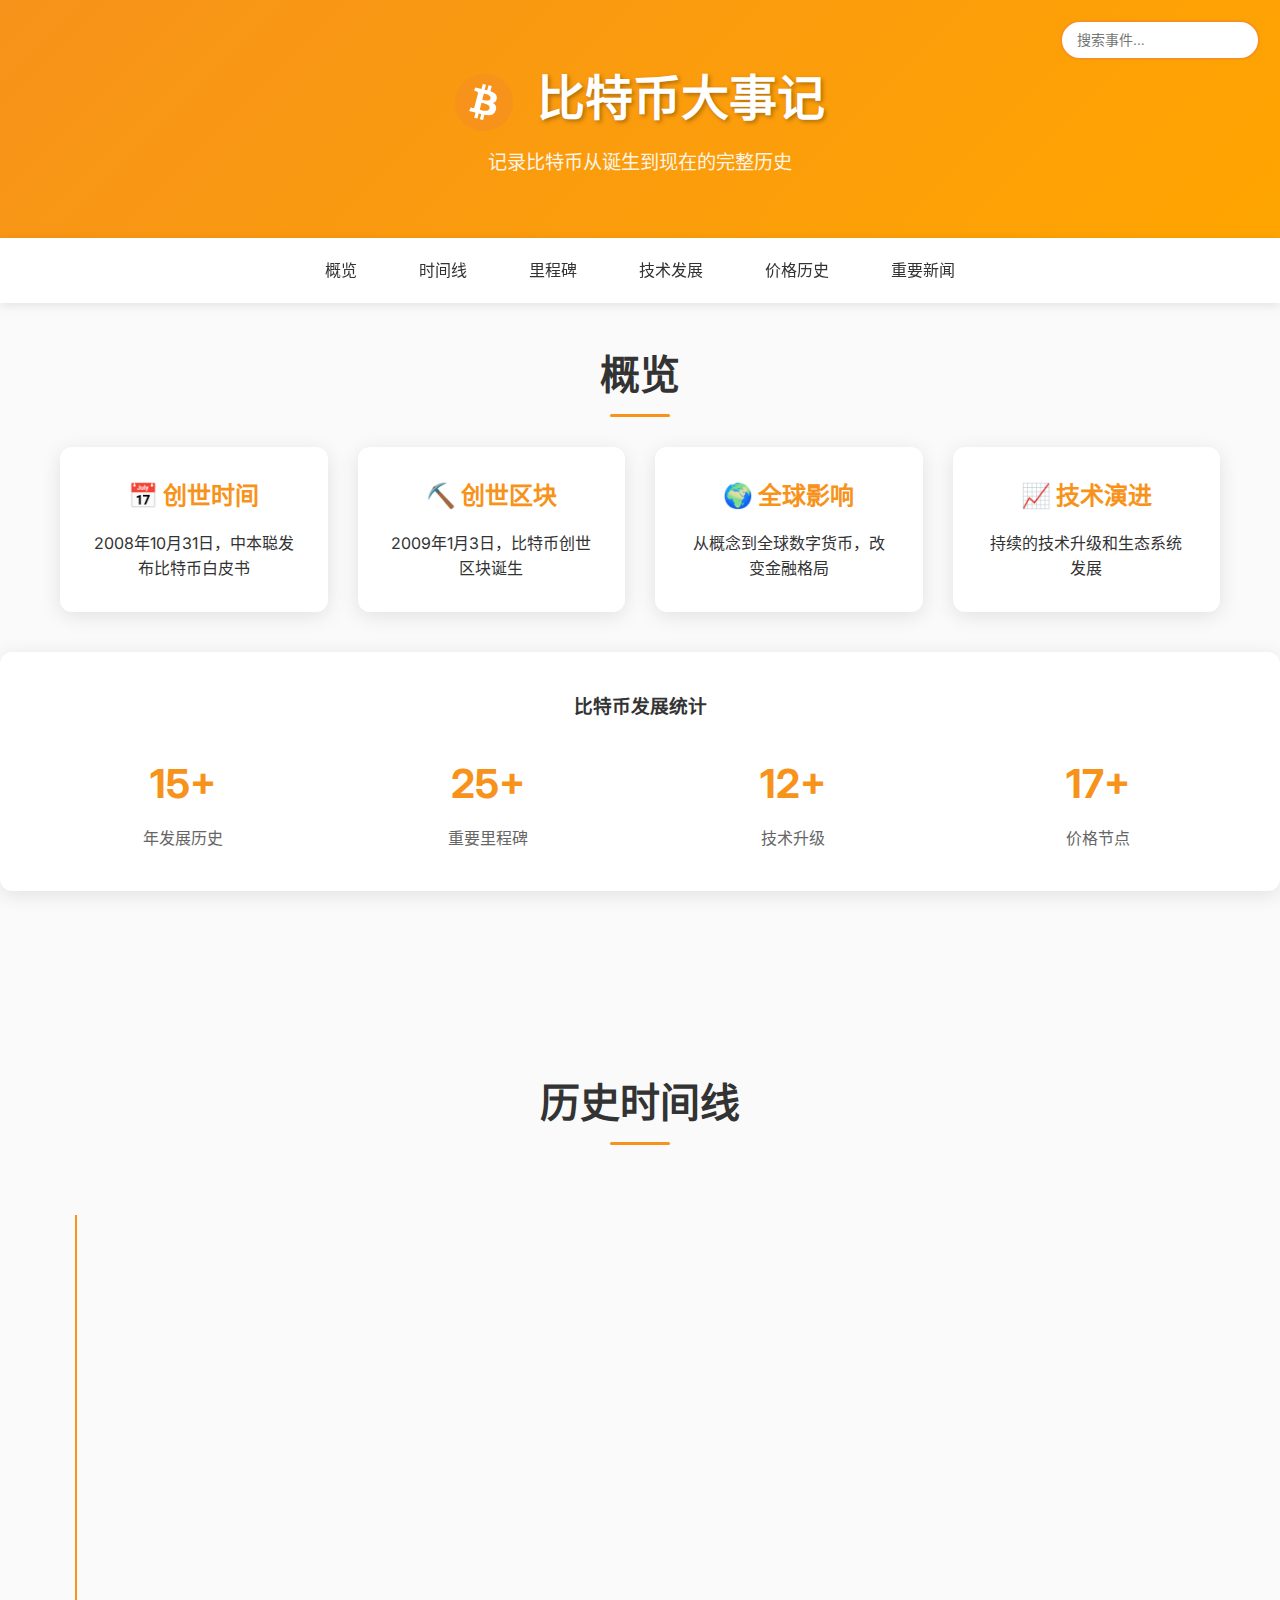
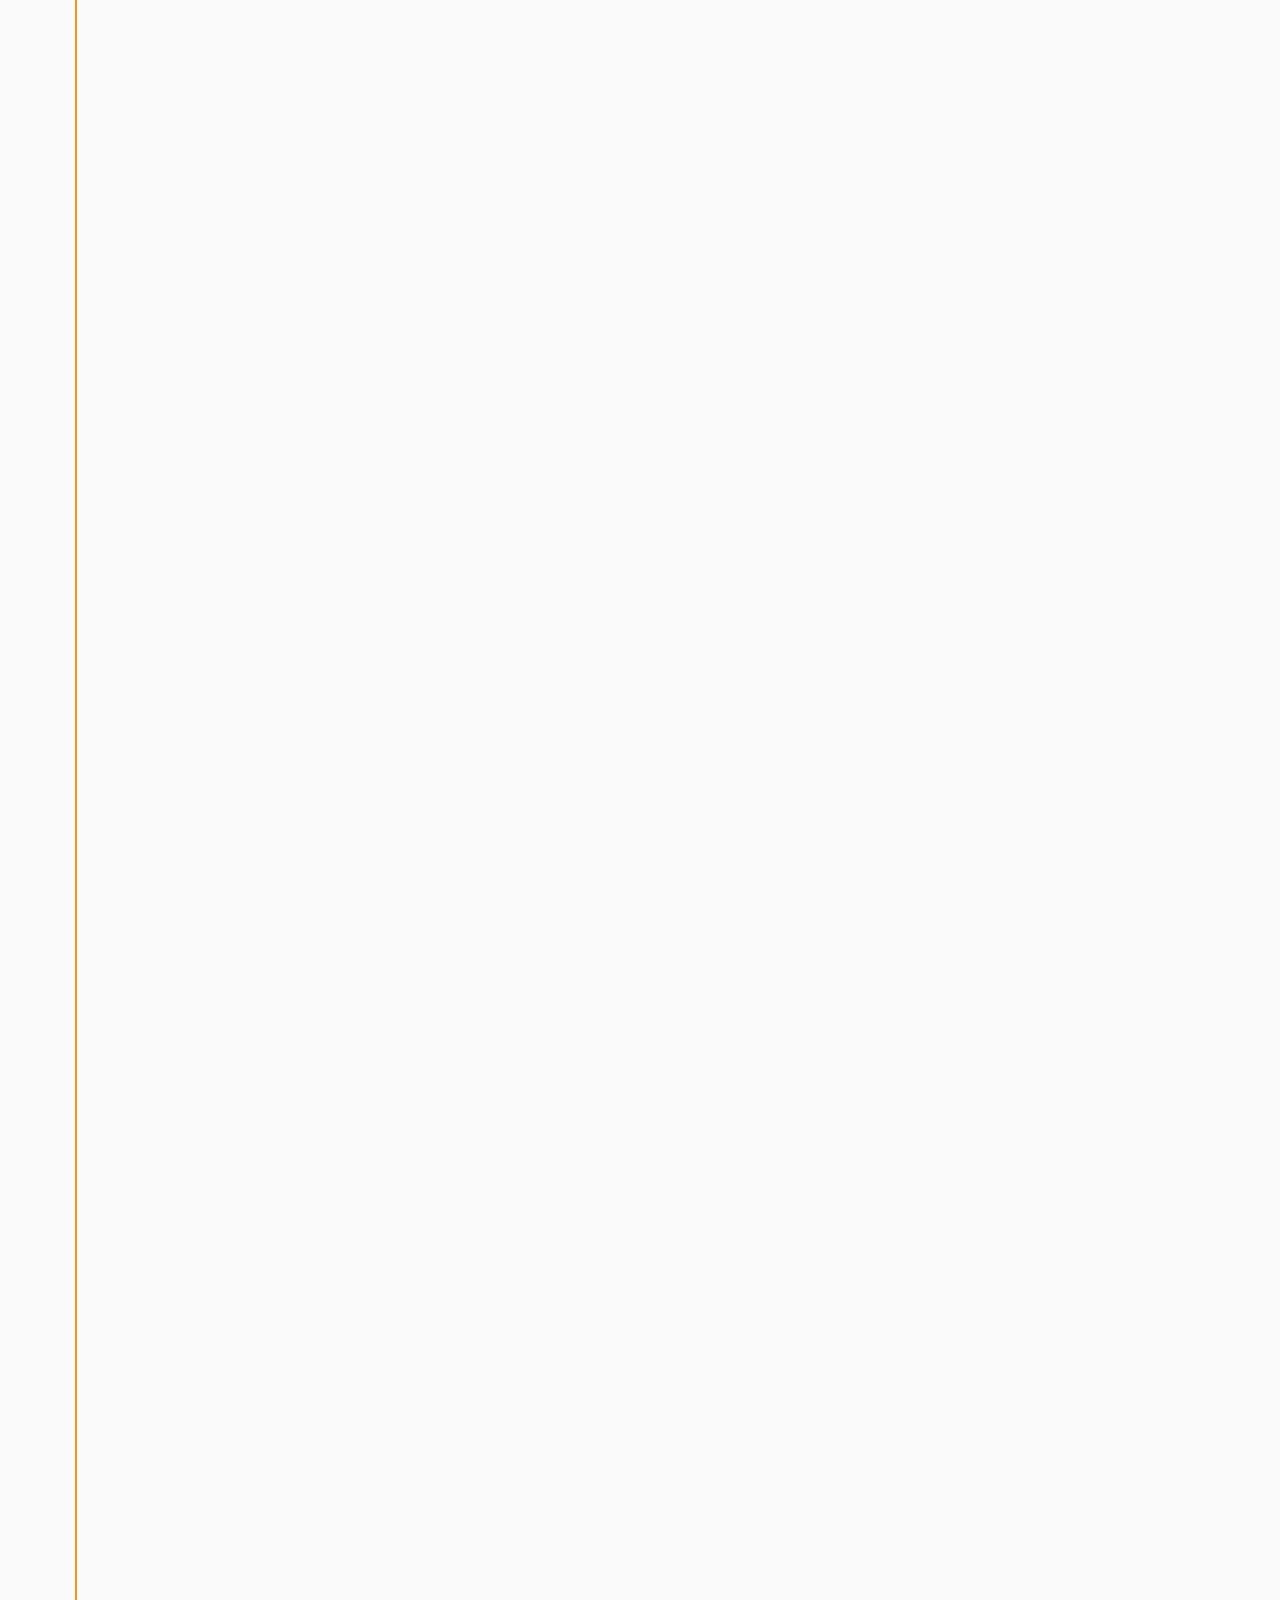
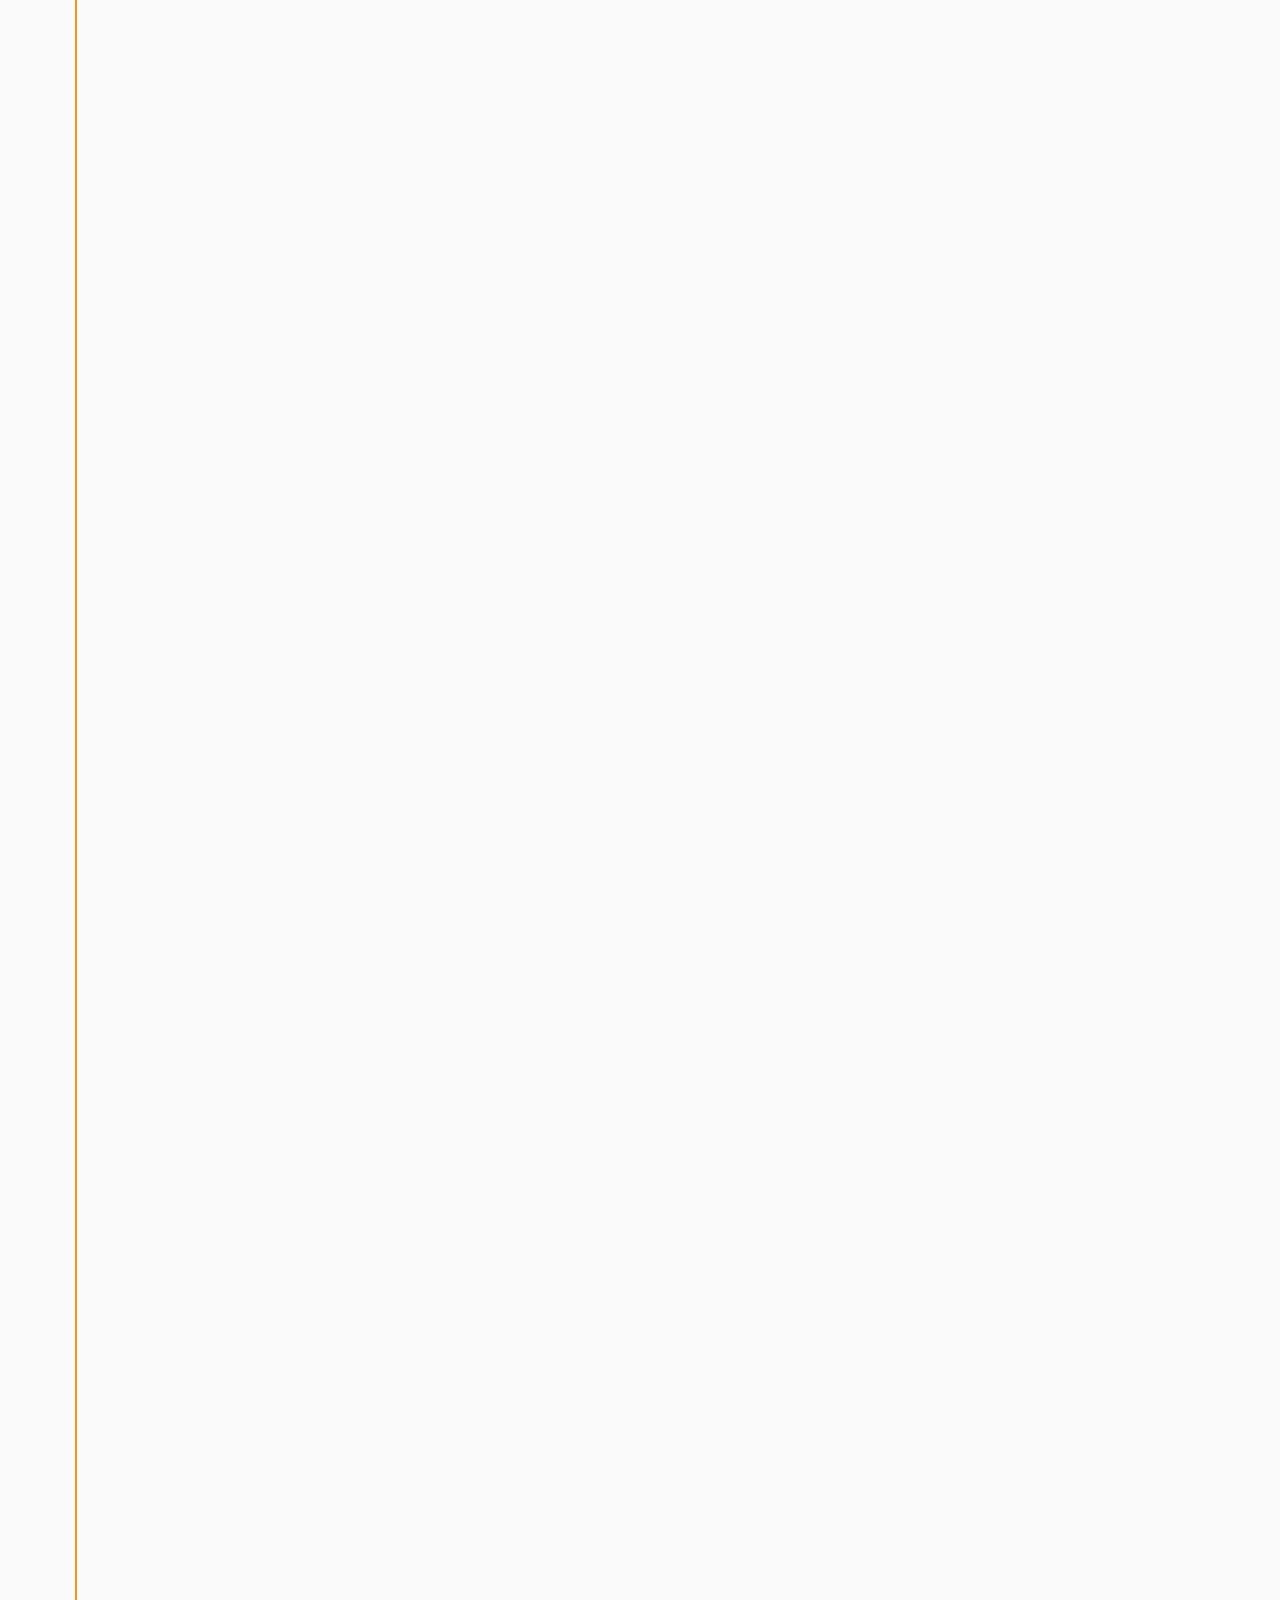
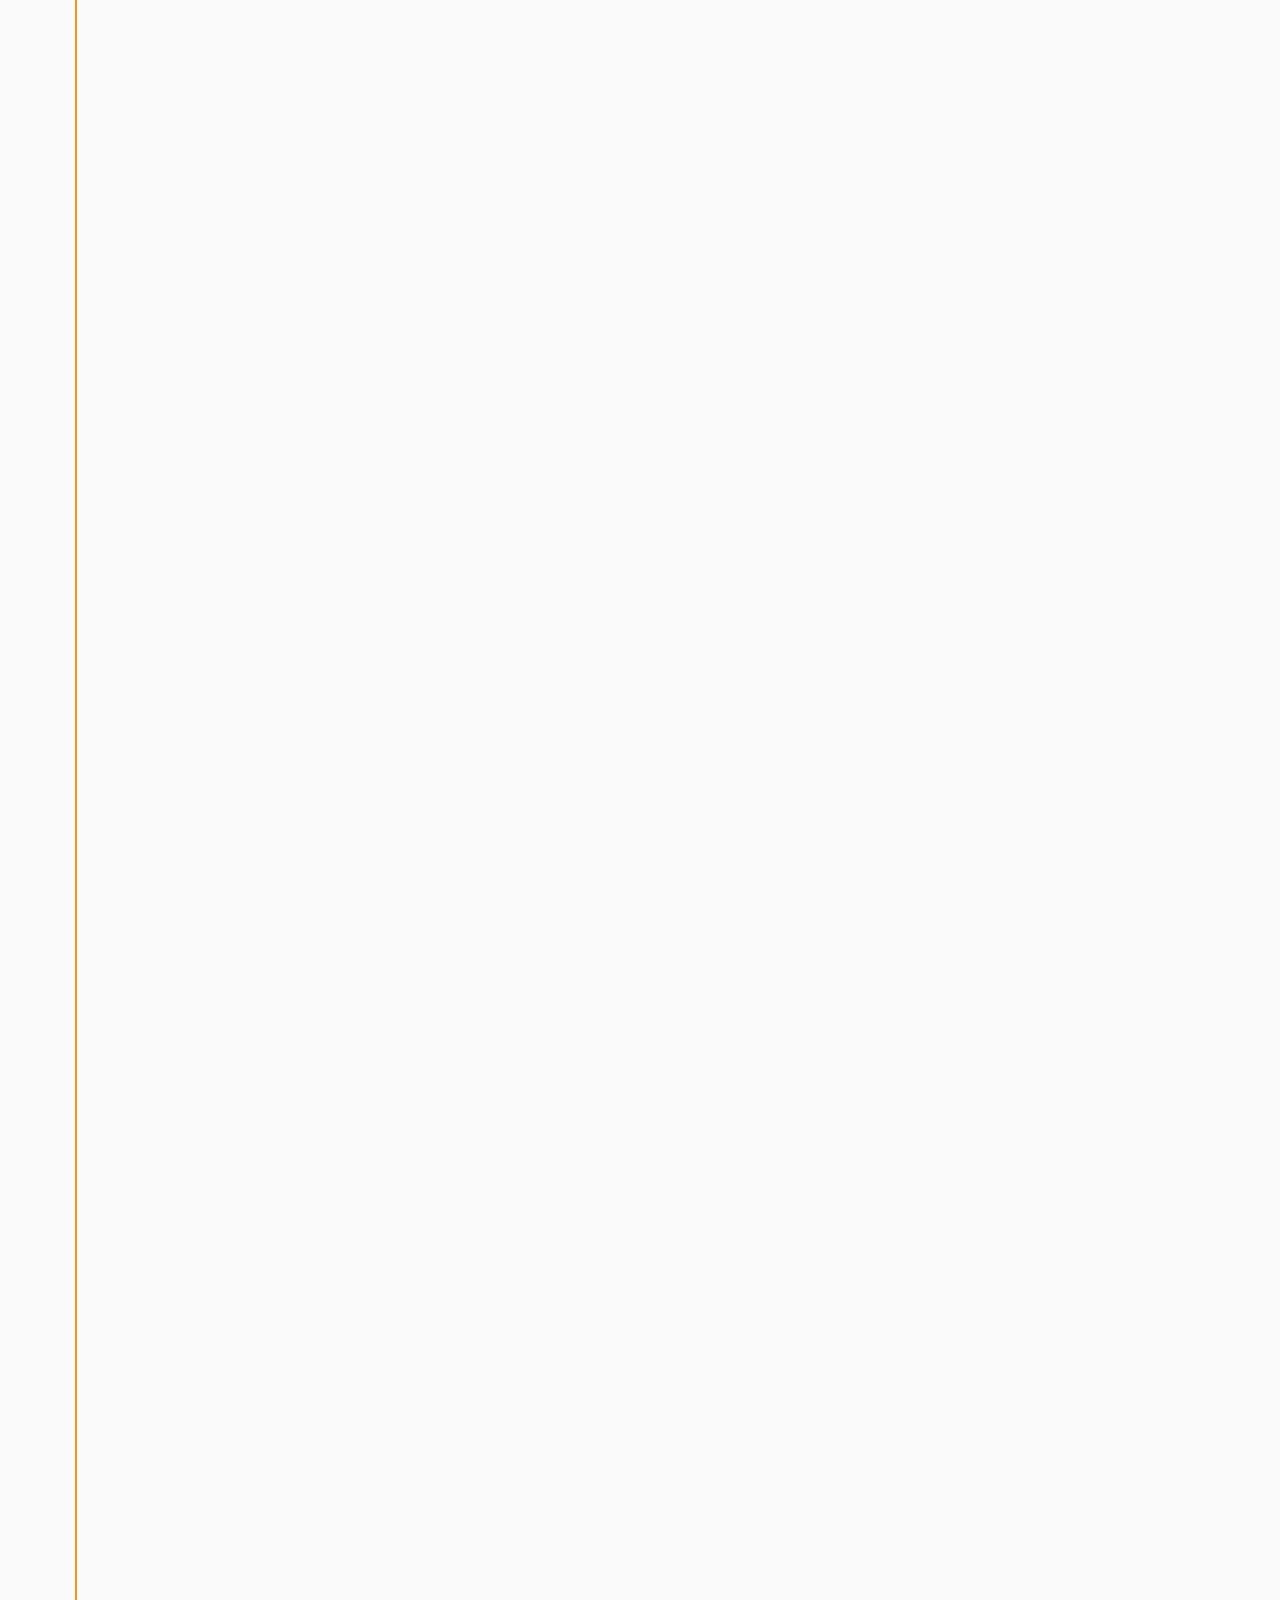
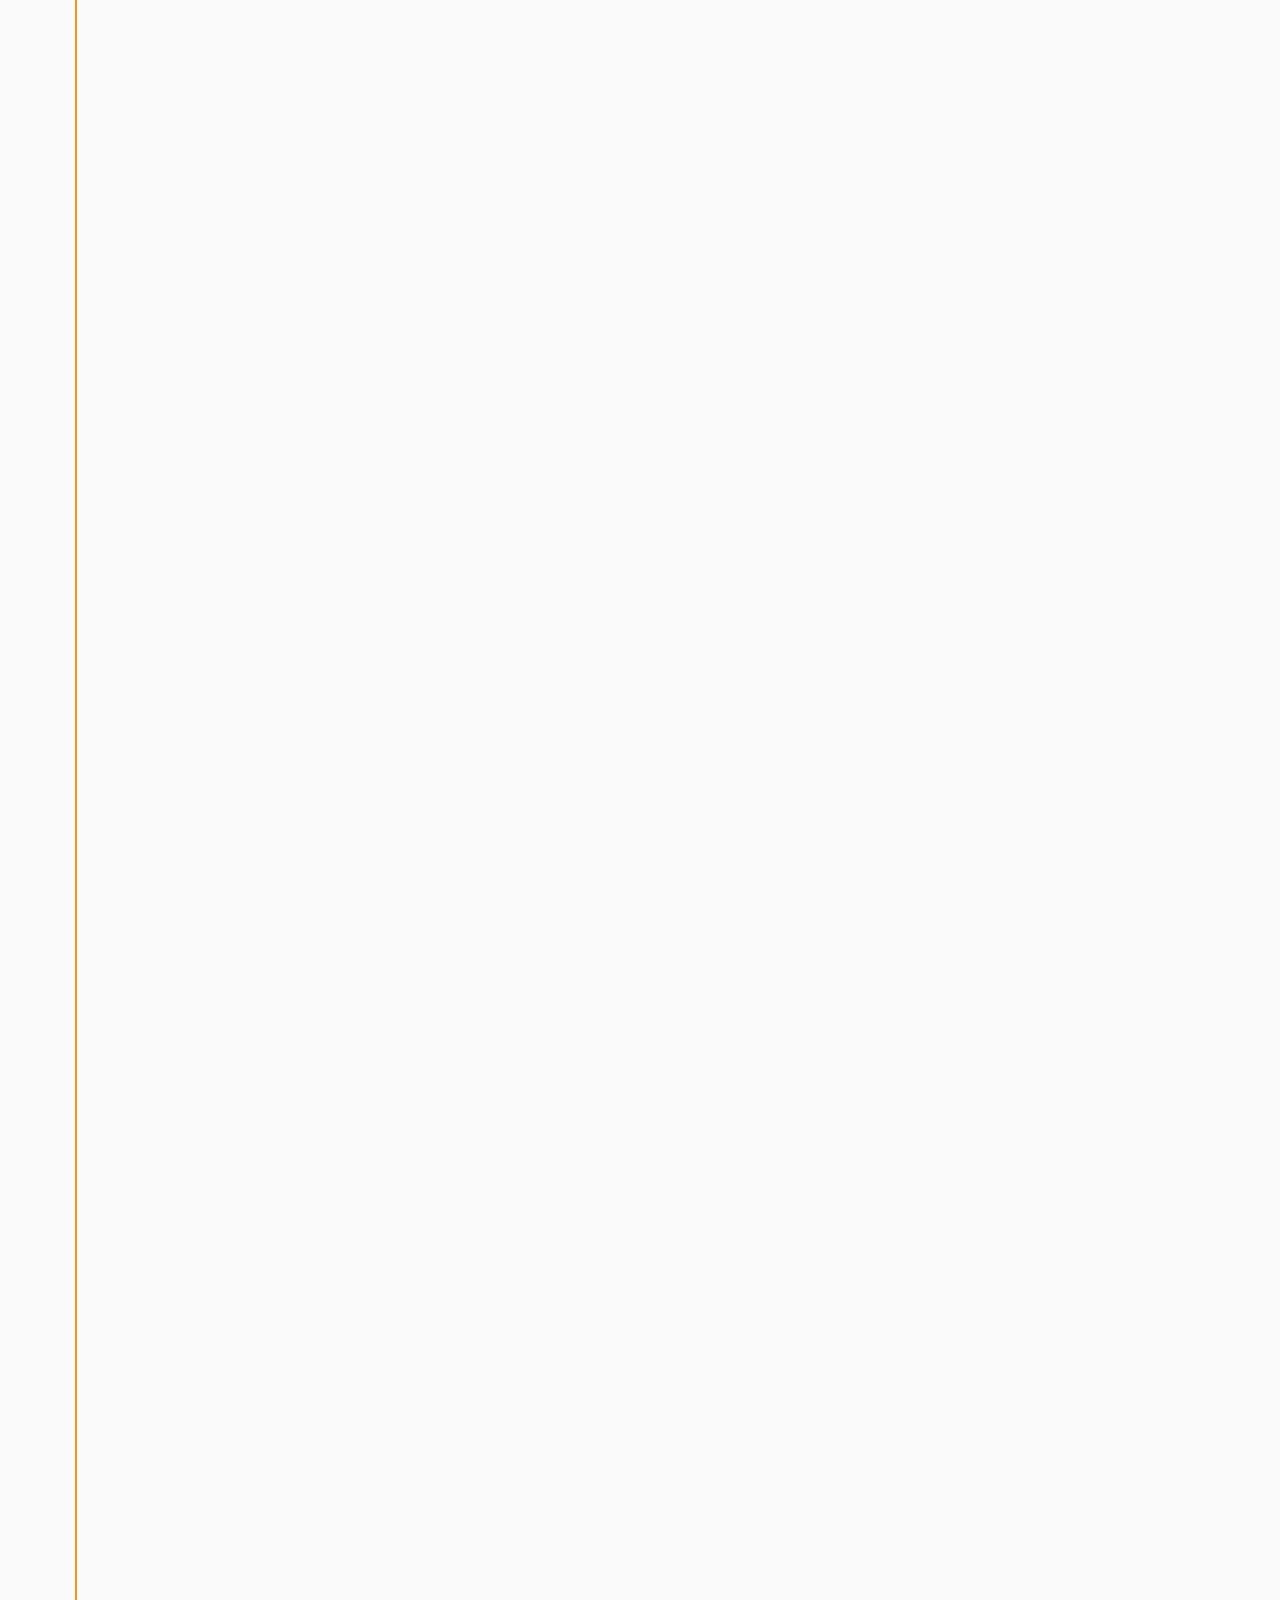
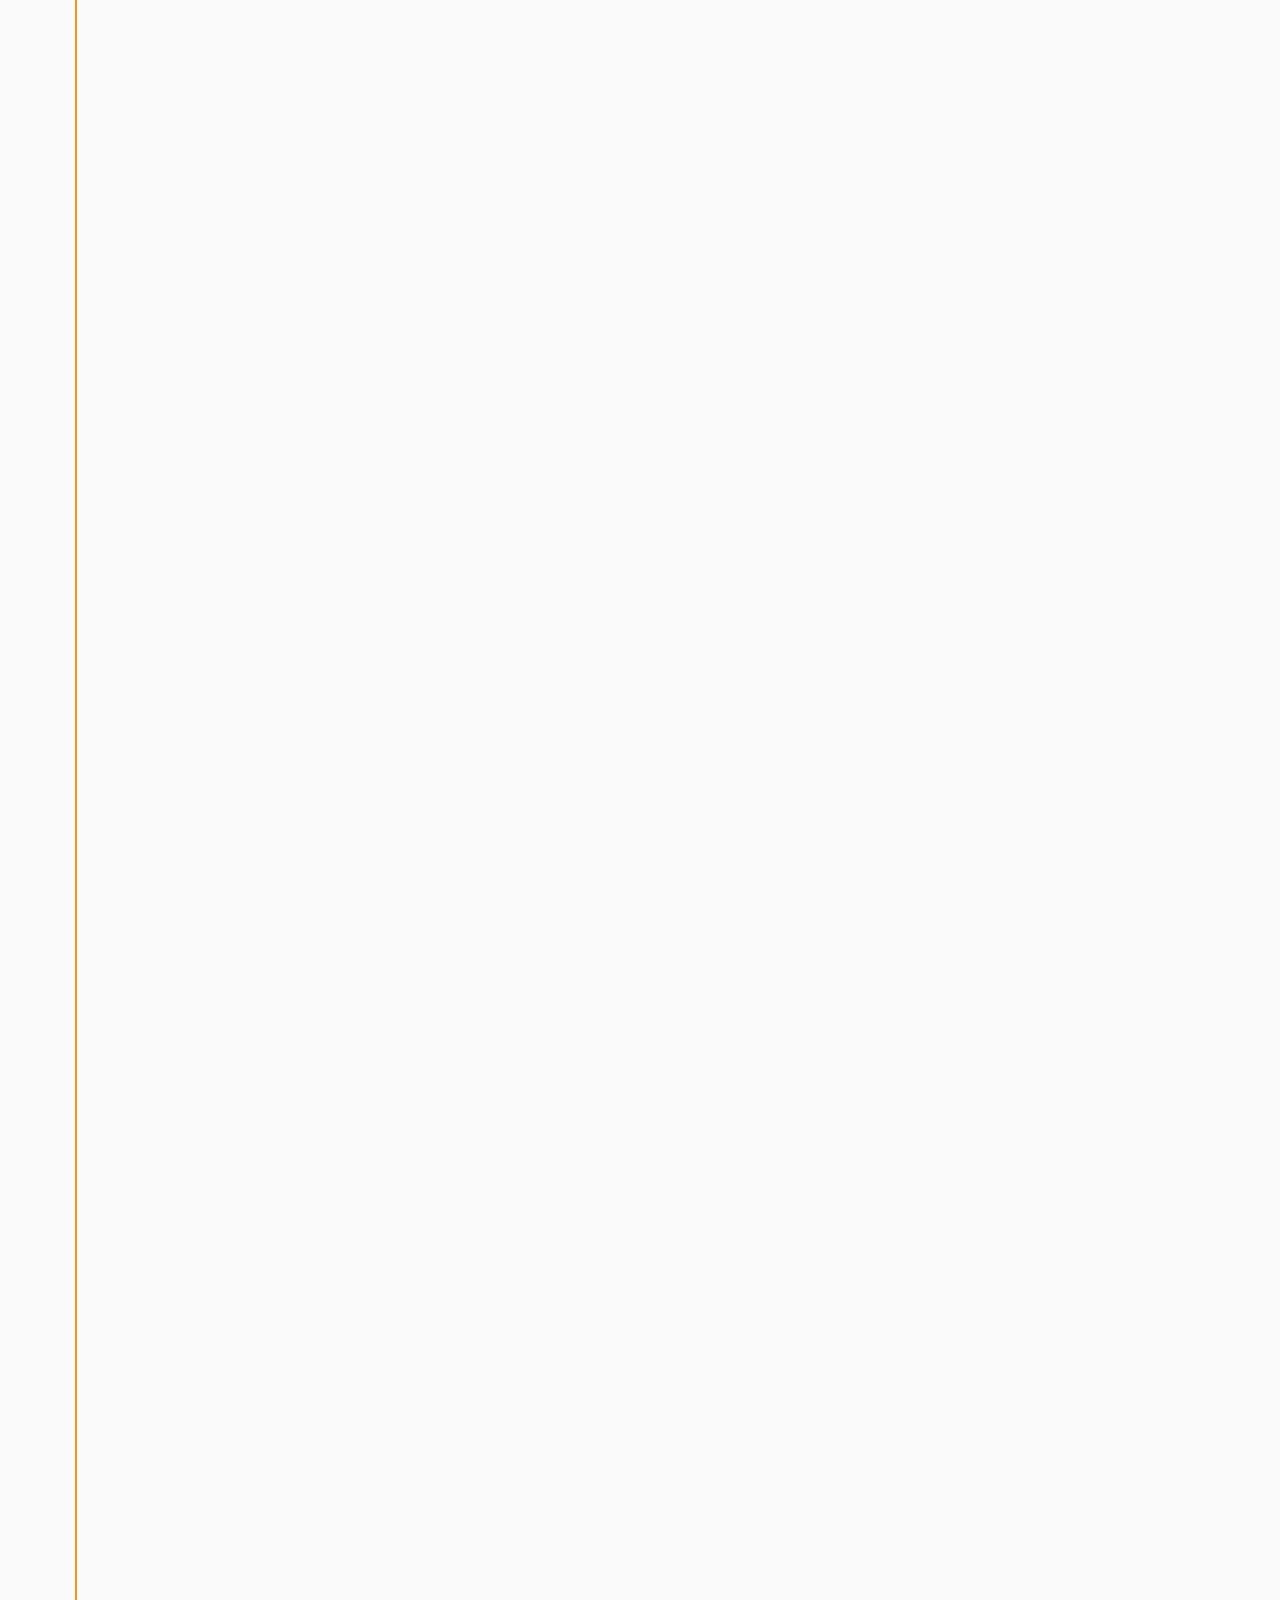
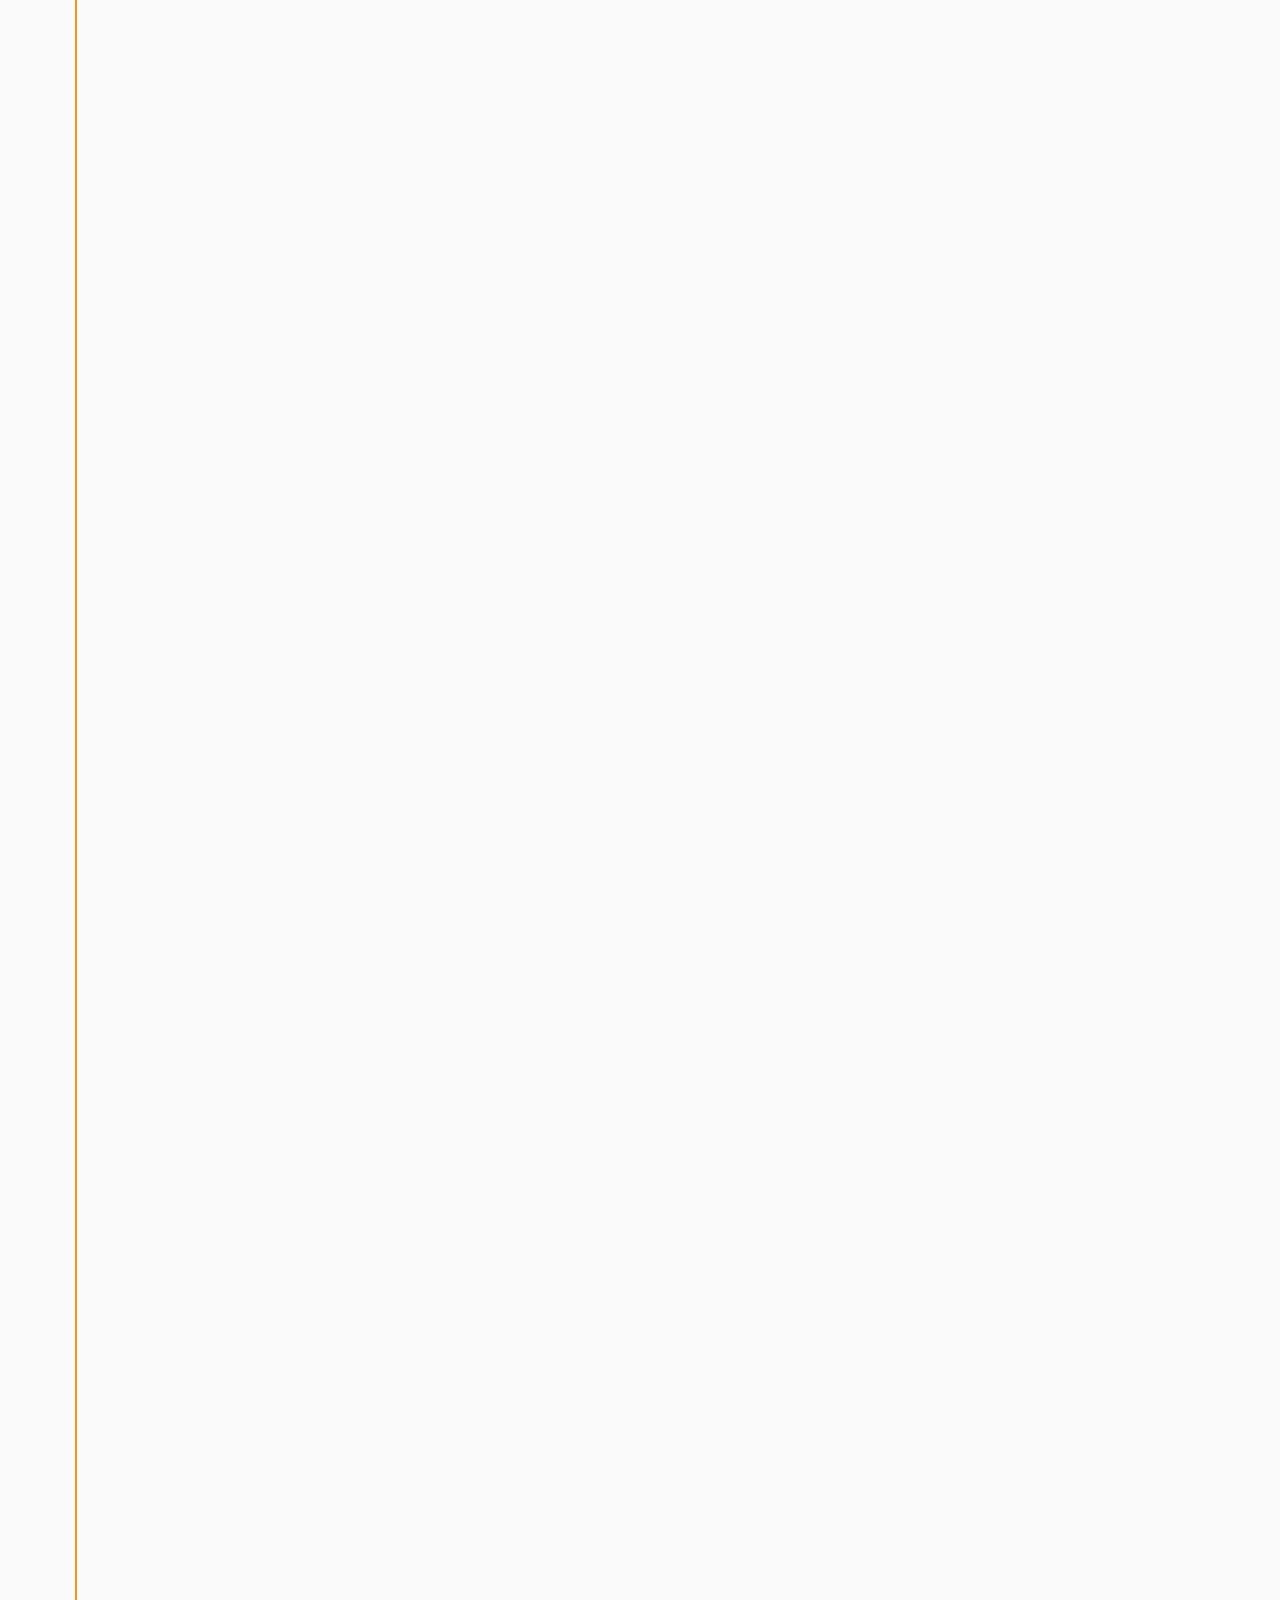
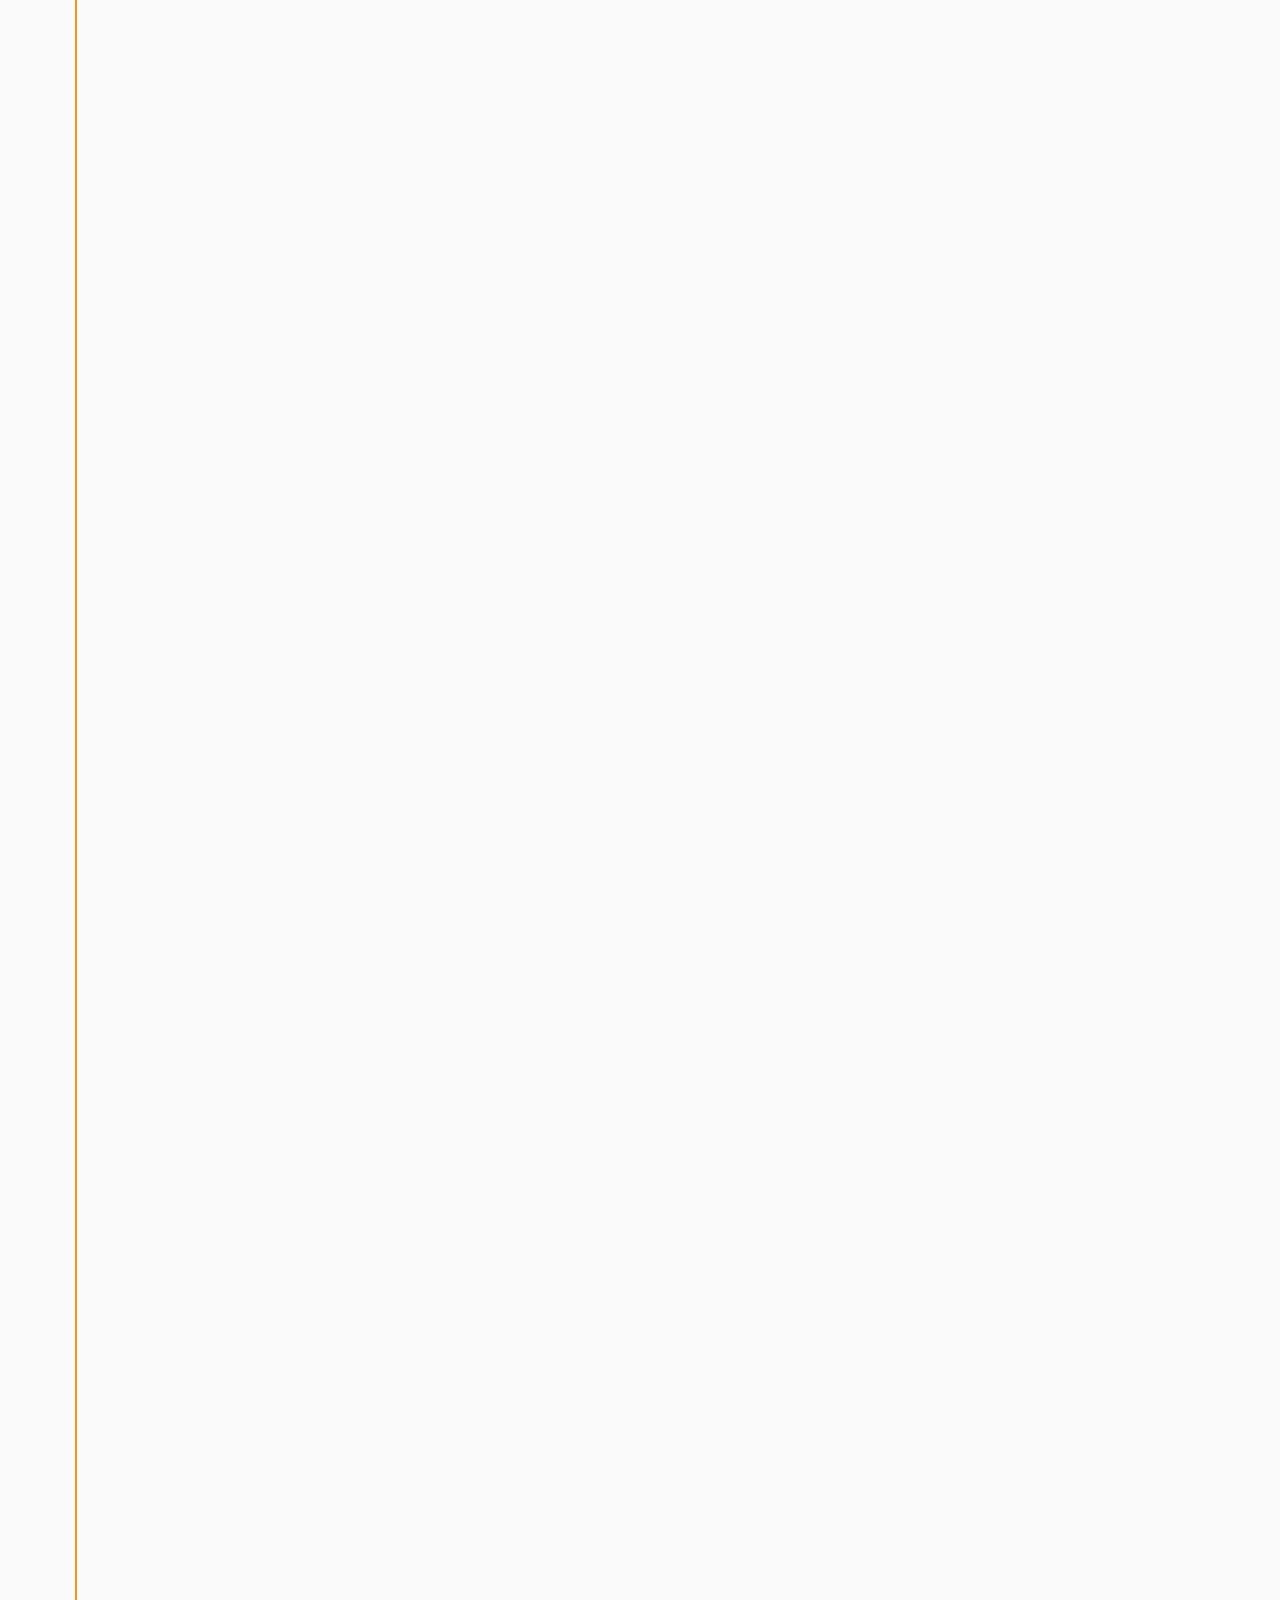
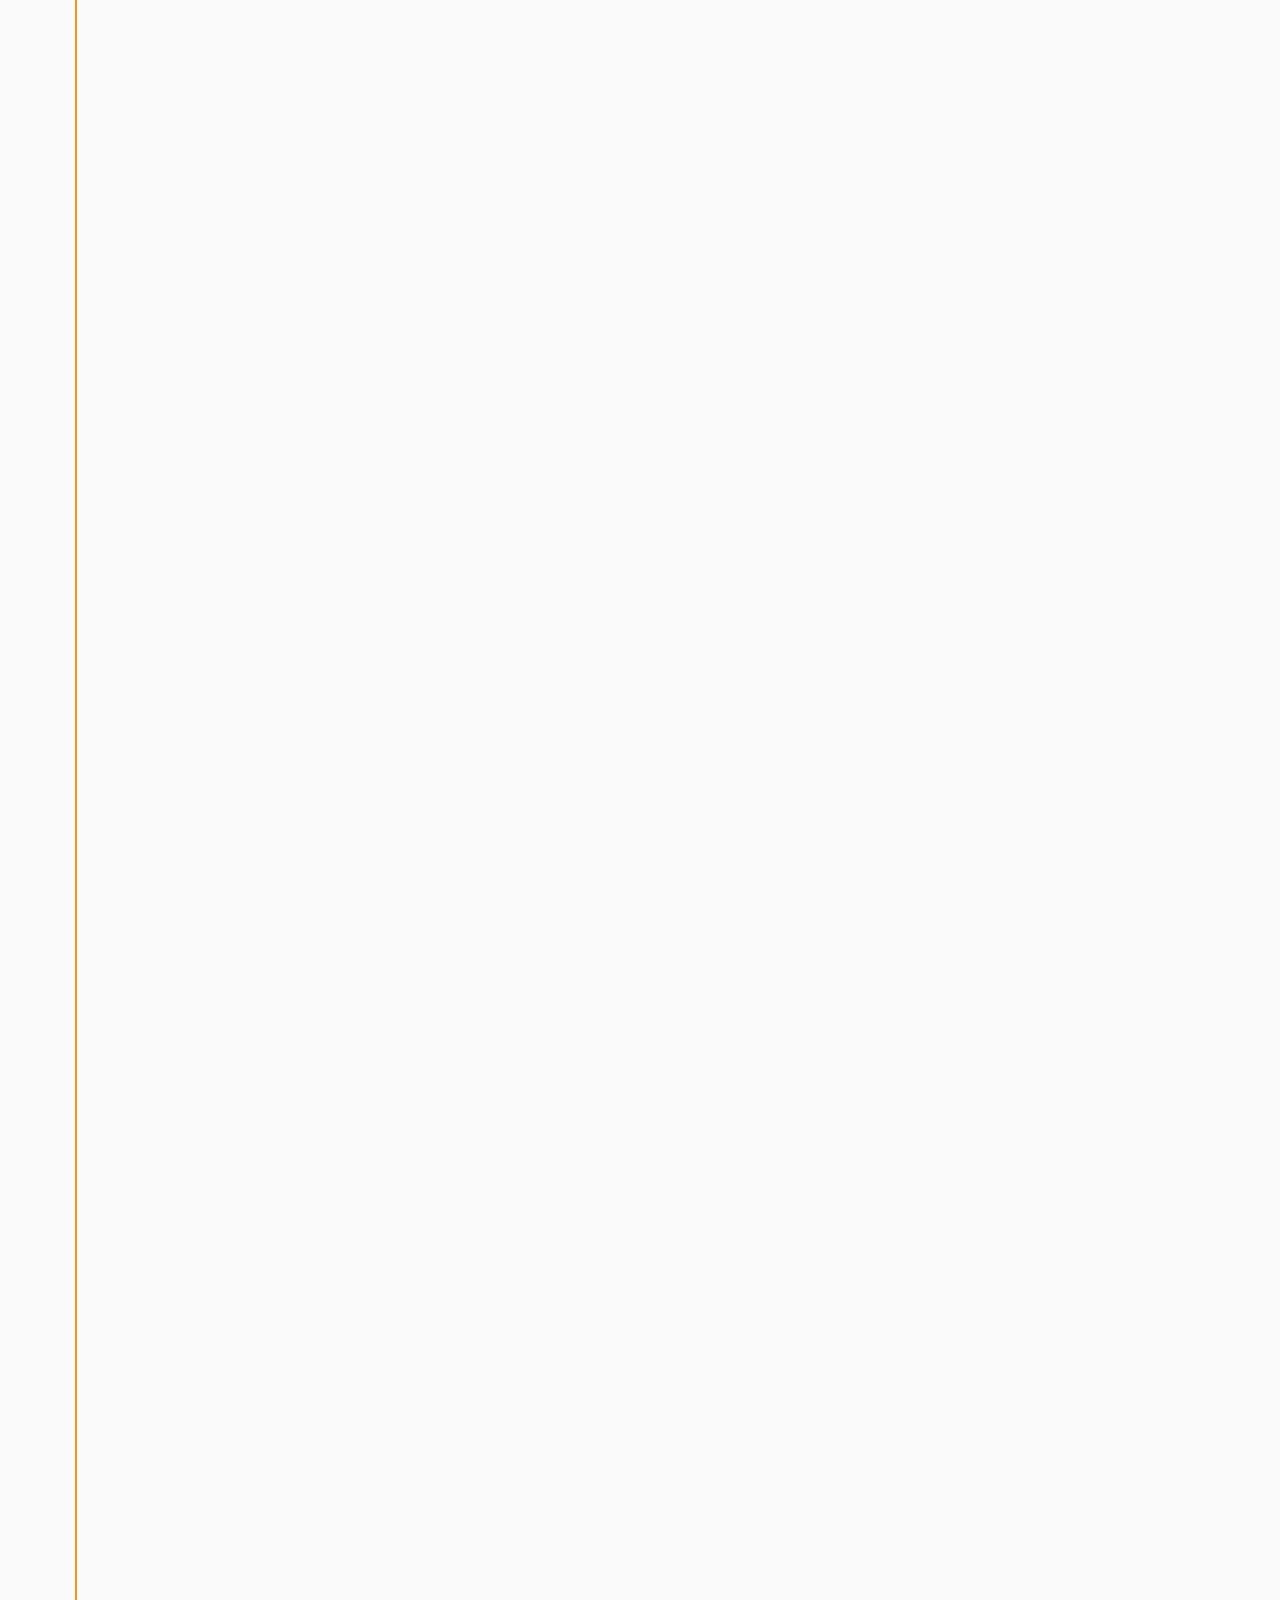
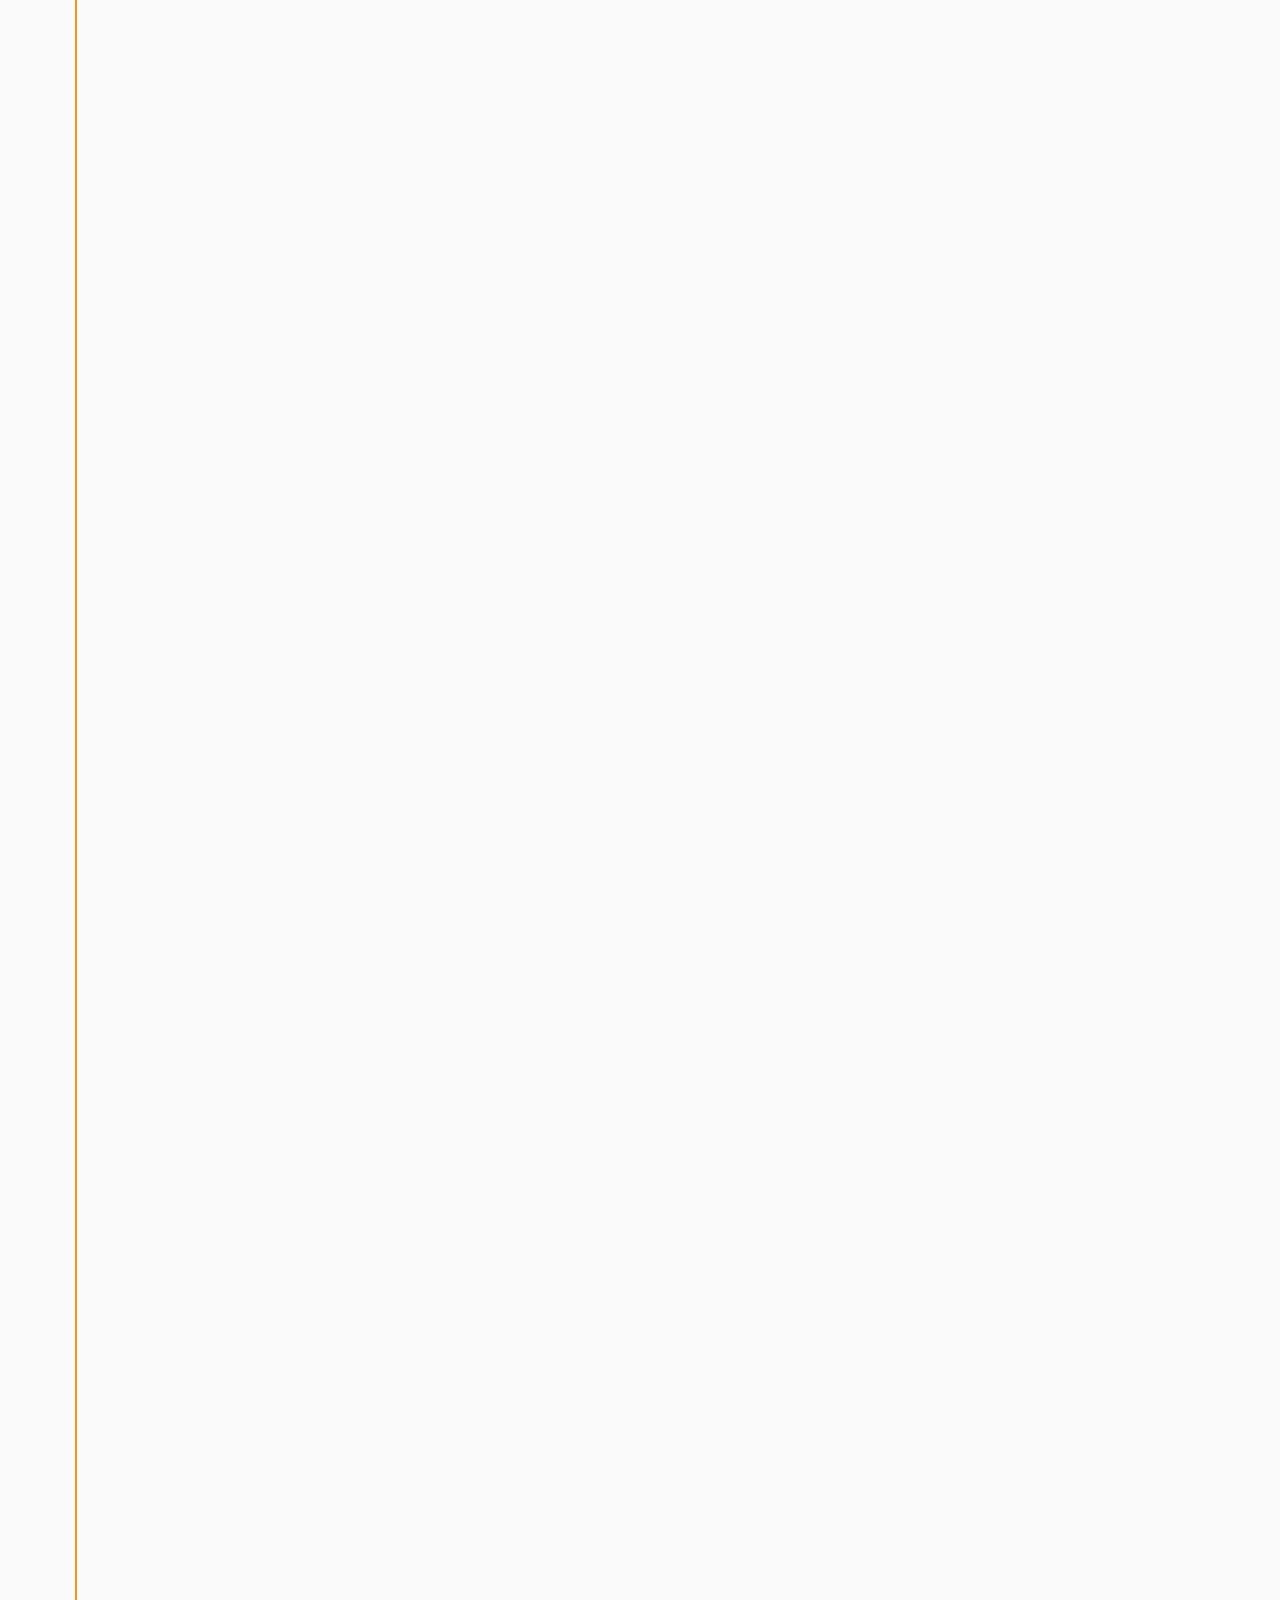
<file: index.html>
<!DOCTYPE html>
<html lang="zh-CN">
<head>
    <meta charset="UTF-8">
    <meta name="viewport" content="width=device-width, initial-scale=1.0">
    <title>比特币大事记 - 从诞生到现在的完整历史</title>
    <link rel="stylesheet" href="styles.css">
    <link rel="stylesheet" href="mobile.css">
    <link href="https://fonts.googleapis.com/css2?family=Inter:wght@300;400;500;600;700&display=swap" rel="stylesheet">
</head>
<body>
    <header class="header">
        <div class="container">
            <h1 class="logo"><img src="bitcoin-logo.svg" alt="Bitcoin Logo" style="height: 1.2em; vertical-align: middle; margin-right: 0.3em;"> 比特币大事记</h1>
            <p class="subtitle">记录比特币从诞生到现在的完整历史</p>
        </div>
    </header>

    <nav class="nav">
        <div class="container">
            <ul class="nav-list">
                <li><a href="#overview">概览</a></li>
                <li><a href="#timeline">时间线</a></li>
                <li><a href="#milestones">里程碑</a></li>
                <li><a href="#technology">技术发展</a></li>
                <li><a href="#price">价格历史</a></li>
                <li><a href="#news">重要新闻</a></li>
            </ul>
        </div>
    </nav>

    <main class="main">
        <section id="overview" class="section">
            <div class="container">
                <h2>概览</h2>
                <div class="overview-grid">
                    <div class="overview-card">
                        <h3>📅 创世时间</h3>
                        <p>2008年10月31日，中本聪发布比特币白皮书</p>
                    </div>
                    <div class="overview-card">
                        <h3>⛏️ 创世区块</h3>
                        <p>2009年1月3日，比特币创世区块诞生</p>
                    </div>
                    <div class="overview-card">
                        <h3>🌍 全球影响</h3>
                        <p>从概念到全球数字货币，改变金融格局</p>
                    </div>
                    <div class="overview-card">
                        <h3>📈 技术演进</h3>
                        <p>持续的技术升级和生态系统发展</p>
                    </div>
                </div>
            </div>
        </section>

        <section id="timeline" class="section">
            <div class="container">
                <h2>历史时间线</h2>
                <div class="timeline-container">
                    <div class="timeline">
                        <!-- 时间线内容将通过JavaScript动态生成 -->
                    </div>
                </div>
            </div>
        </section>

        <section id="milestones" class="section">
            <div class="container">
                <h2>重要里程碑</h2>
                <div class="milestones-grid">
                    <!-- 里程碑内容将通过JavaScript动态生成 -->
                </div>
            </div>
        </section>

        <section id="technology" class="section">
            <div class="container">
                <h2>技术发展历程</h2>
                <div class="tech-timeline">
                    <!-- 技术发展内容将通过JavaScript动态生成 -->
                </div>
            </div>
        </section>

        <section id="price" class="section">
            <div class="container">
                <h2>价格历史关键节点</h2>
                <div class="price-timeline">
                    <!-- 价格历史内容将通过JavaScript动态生成 -->
                </div>
            </div>
        </section>

        <section id="news" class="section">
            <div class="container">
                <h2>行业重要新闻</h2>
                <div class="news-grid">
                    <!-- 重要新闻内容将通过JavaScript动态生成 -->
                </div>
            </div>
        </section>
    </main>

    <footer class="footer">
        <div class="container">
            <p>&copy; 2024 比特币大事记. 本站内容仅供参考学习，不构成投资建议。</p>
            <p>数据来源：公开资料整理 | 最后更新：2024年12月</p>
        </div>
    </footer>

    <script src="data.js"></script>
    <script src="utils.js"></script>
    <script src="script.js"></script>
</body>
</html>
</file>
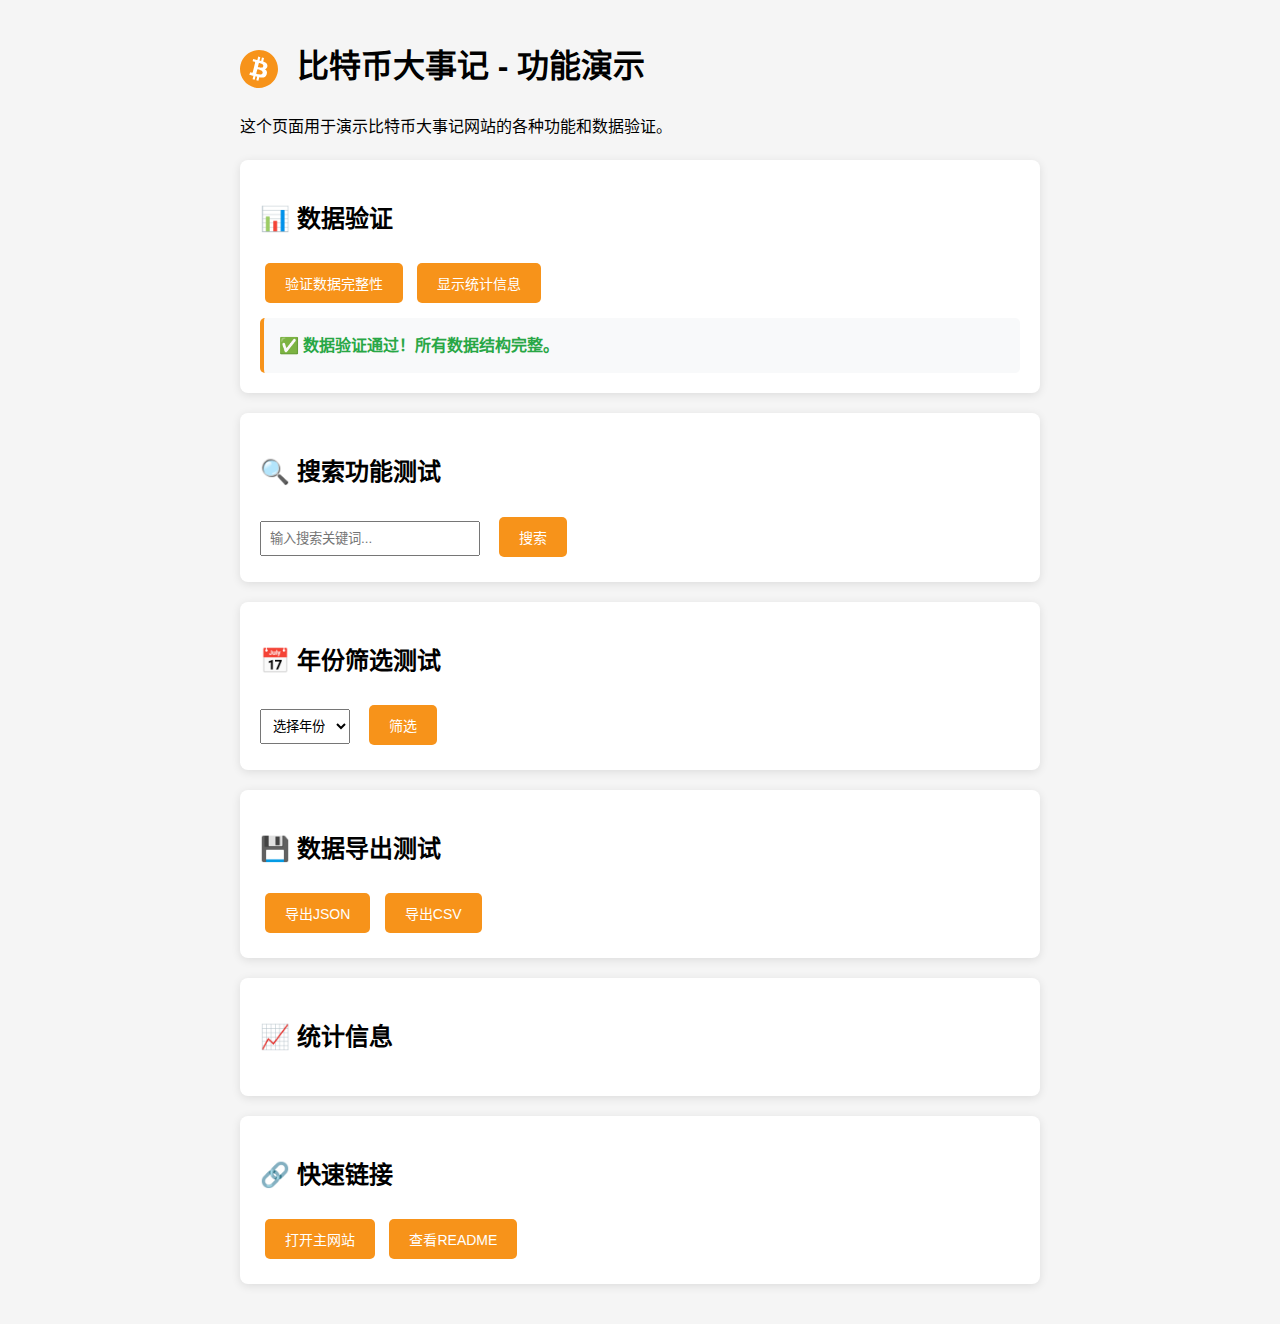
<file: demo.html>
<!DOCTYPE html>
<html lang="zh-CN">
<head>
    <meta charset="UTF-8">
    <meta name="viewport" content="width=device-width, initial-scale=1.0">
    <title>比特币大事记 - 功能演示</title>
    <style>
        body {
            font-family: 'Inter', sans-serif;
            max-width: 800px;
            margin: 0 auto;
            padding: 20px;
            line-height: 1.6;
            background-color: #f5f5f5;
        }
        .demo-section {
            background: white;
            padding: 20px;
            margin: 20px 0;
            border-radius: 8px;
            box-shadow: 0 2px 10px rgba(0,0,0,0.1);
        }
        .demo-button {
            background: #f7931a;
            color: white;
            border: none;
            padding: 10px 20px;
            border-radius: 5px;
            cursor: pointer;
            margin: 5px;
            font-size: 14px;
        }
        .demo-button:hover {
            background: #e0830a;
        }
        .demo-result {
            background: #f8f9fa;
            padding: 15px;
            border-radius: 5px;
            margin-top: 10px;
            border-left: 4px solid #f7931a;
        }
        .success {
            color: #28a745;
            font-weight: bold;
        }
        .error {
            color: #dc3545;
            font-weight: bold;
        }
        .stats-grid {
            display: grid;
            grid-template-columns: repeat(auto-fit, minmax(150px, 1fr));
            gap: 15px;
            margin-top: 15px;
        }
        .stat-card {
            background: #f7931a;
            color: white;
            padding: 15px;
            border-radius: 8px;
            text-align: center;
        }
        .stat-number {
            font-size: 2rem;
            font-weight: bold;
        }
        .stat-label {
            font-size: 0.9rem;
            opacity: 0.9;
        }
    </style>
</head>
<body>
    <h1><img src="bitcoin-logo.svg" alt="Bitcoin Logo" style="height: 1.2em; vertical-align: middle; margin-right: 0.3em;"> 比特币大事记 - 功能演示</h1>
    <p>这个页面用于演示比特币大事记网站的各种功能和数据验证。</p>

    <div class="demo-section">
        <h2>📊 数据验证</h2>
        <button class="demo-button" onclick="validateData()">验证数据完整性</button>
        <button class="demo-button" onclick="showStatistics()">显示统计信息</button>
        <div id="validation-result" class="demo-result" style="display: none;"></div>
    </div>

    <div class="demo-section">
        <h2>🔍 搜索功能测试</h2>
        <input type="text" id="search-input" placeholder="输入搜索关键词..." style="width: 200px; padding: 8px; margin-right: 10px;">
        <button class="demo-button" onclick="testSearch()">搜索</button>
        <div id="search-result" class="demo-result" style="display: none;"></div>
    </div>

    <div class="demo-section">
        <h2>📅 年份筛选测试</h2>
        <select id="year-select" style="padding: 8px; margin-right: 10px;">
            <option value="">选择年份</option>
            <option value="2008">2008</option>
            <option value="2009">2009</option>
            <option value="2010">2010</option>
            <option value="2011">2011</option>
            <option value="2012">2012</option>
            <option value="2013">2013</option>
            <option value="2014">2014</option>
            <option value="2015">2015</option>
            <option value="2016">2016</option>
            <option value="2017">2017</option>
            <option value="2018">2018</option>
            <option value="2019">2019</option>
            <option value="2020">2020</option>
            <option value="2021">2021</option>
            <option value="2022">2022</option>
            <option value="2023">2023</option>
            <option value="2024">2024</option>
        </select>
        <button class="demo-button" onclick="testYearFilter()">筛选</button>
        <div id="year-result" class="demo-result" style="display: none;"></div>
    </div>

    <div class="demo-section">
        <h2>💾 数据导出测试</h2>
        <button class="demo-button" onclick="exportJSON()">导出JSON</button>
        <button class="demo-button" onclick="exportCSV()">导出CSV</button>
        <div id="export-result" class="demo-result" style="display: none;"></div>
    </div>

    <div class="demo-section">
        <h2>📈 统计信息</h2>
        <div id="statistics-container"></div>
    </div>

    <div class="demo-section">
        <h2>🔗 快速链接</h2>
        <button class="demo-button" onclick="window.open('index.html', '_blank')">打开主网站</button>
        <button class="demo-button" onclick="window.open('README.md', '_blank')">查看README</button>
    </div>

    <!-- 加载必需的脚本 -->
    <script src="data.js"></script>
    <script src="utils.js"></script>
    
    <script>
        // 数据验证功能
        function validateData() {
            const resultDiv = document.getElementById('validation-result');
            resultDiv.style.display = 'block';
            
            try {
                const errors = BitcoinTimelineUtils.validateData(bitcoinData);
                
                if (errors.length === 0) {
                    resultDiv.innerHTML = '<span class="success">✅ 数据验证通过！所有数据结构完整。</span>';
                } else {
                    resultDiv.innerHTML = '<span class="error">❌ 发现数据问题：</span><ul>' + 
                        errors.map(error => `<li>${error}</li>`).join('') + '</ul>';
                }
            } catch (error) {
                resultDiv.innerHTML = `<span class="error">❌ 验证过程中出错：${error.message}</span>`;
            }
        }

        // 显示统计信息
        function showStatistics() {
            const resultDiv = document.getElementById('validation-result');
            resultDiv.style.display = 'block';
            
            try {
                const stats = BitcoinTimelineUtils.getStatistics(bitcoinData);
                
                let html = '<h3>📊 数据统计</h3>';
                html += '<div class="stats-grid">';
                html += `<div class="stat-card"><div class="stat-number">${stats.totalEvents}</div><div class="stat-label">总事件数</div></div>`;
                html += `<div class="stat-card"><div class="stat-number">${stats.yearRange.start}-${stats.yearRange.end}</div><div class="stat-label">年份范围</div></div>`;
                
                const categoryCount = Object.keys(stats.categories).length;
                html += `<div class="stat-card"><div class="stat-number">${categoryCount}</div><div class="stat-label">标签类别</div></div>`;
                
                if (stats.priceRange.min && stats.priceRange.max) {
                    html += `<div class="stat-card"><div class="stat-number">$${stats.priceRange.min.toLocaleString()}</div><div class="stat-label">最低价格</div></div>`;
                    html += `<div class="stat-card"><div class="stat-number">$${stats.priceRange.max.toLocaleString()}</div><div class="stat-label">最高价格</div></div>`;
                }
                
                html += '</div>';
                
                if (Object.keys(stats.categories).length > 0) {
                    html += '<h4>🏷️ 标签分布：</h4><ul>';
                    Object.entries(stats.categories).forEach(([tag, count]) => {
                        html += `<li>${tag}: ${count} 次</li>`;
                    });
                    html += '</ul>';
                }
                
                resultDiv.innerHTML = html;
                
                // 同时更新统计信息区域
                document.getElementById('statistics-container').innerHTML = html;
                
            } catch (error) {
                resultDiv.innerHTML = `<span class="error">❌ 统计过程中出错：${error.message}</span>`;
            }
        }

        // 搜索功能测试
        function testSearch() {
            const searchTerm = document.getElementById('search-input').value;
            const resultDiv = document.getElementById('search-result');
            resultDiv.style.display = 'block';
            
            if (!searchTerm) {
                resultDiv.innerHTML = '<span class="error">❌ 请输入搜索关键词</span>';
                return;
            }
            
            try {
                const results = BitcoinTimelineUtils.searchEvents(bitcoinData, searchTerm);
                
                let html = `<h3>🔍 搜索结果："${searchTerm}"</h3>`;
                
                let totalResults = 0;
                Object.entries(results).forEach(([section, items]) => {
                    if (items.length > 0) {
                        html += `<h4>${section} (${items.length})</h4><ul>`;
                        items.forEach(item => {
                            html += `<li><strong>${item.title || item.amount}</strong> - ${item.description || item.details}</li>`;
                        });
                        html += '</ul>';
                        totalResults += items.length;
                    }
                });
                
                if (totalResults === 0) {
                    html += '<p>没有找到相关结果。</p>';
                } else {
                    html += `<p><strong>总共找到 ${totalResults} 个结果</strong></p>`;
                }
                
                resultDiv.innerHTML = html;
                
            } catch (error) {
                resultDiv.innerHTML = `<span class="error">❌ 搜索过程中出错：${error.message}</span>`;
            }
        }

        // 年份筛选测试
        function testYearFilter() {
            const year = document.getElementById('year-select').value;
            const resultDiv = document.getElementById('year-result');
            resultDiv.style.display = 'block';
            
            if (!year) {
                resultDiv.innerHTML = '<span class="error">❌ 请选择年份</span>';
                return;
            }
            
            try {
                const filteredData = BitcoinTimelineUtils.filterByYear(bitcoinData, year);
                
                let html = `<h3>📅 ${year}年事件筛选结果</h3>`;
                
                let totalEvents = 0;
                Object.entries(filteredData).forEach(([section, items]) => {
                    if (items.length > 0) {
                        html += `<h4>${section} (${items.length})</h4><ul>`;
                        items.forEach(item => {
                            const title = item.title || item.amount || '未知';
                            const description = item.description || item.details || '';
                            html += `<li><strong>${title}</strong> - ${description}</li>`;
                        });
                        html += '</ul>';
                        totalEvents += items.length;
                    }
                });
                
                if (totalEvents === 0) {
                    html += '<p>该年份没有相关事件。</p>';
                } else {
                    html += `<p><strong>${year}年共有 ${totalEvents} 个事件</strong></p>`;
                }
                
                resultDiv.innerHTML = html;
                
            } catch (error) {
                resultDiv.innerHTML = `<span class="error">❌ 筛选过程中出错：${error.message}</span>`;
            }
        }

        // 导出JSON功能
        function exportJSON() {
            const resultDiv = document.getElementById('export-result');
            resultDiv.style.display = 'block';
            
            try {
                BitcoinTimelineUtils.exportToJSON(bitcoinData, 'bitcoin-timeline-data.json');
                resultDiv.innerHTML = '<span class="success">✅ JSON文件已成功导出！</span>';
            } catch (error) {
                resultDiv.innerHTML = `<span class="error">❌ 导出JSON失败：${error.message}</span>`;
            }
        }

        // 导出CSV功能
        function exportCSV() {
            const resultDiv = document.getElementById('export-result');
            resultDiv.style.display = 'block';
            
            try {
                BitcoinTimelineUtils.exportToCSV(bitcoinData, 'bitcoin-timeline-data.csv');
                resultDiv.innerHTML = '<span class="success">✅ CSV文件已成功导出！</span>';
            } catch (error) {
                resultDiv.innerHTML = `<span class="error">❌ 导出CSV失败：${error.message}</span>`;
            }
        }

        // 页面加载时自动验证数据
        window.addEventListener('load', function() {
            validateData();
        });
    </script>
</body>
</html>
</file>
<file: styles.css>
/* 基础样式重置 */
* {
    margin: 0;
    padding: 0;
    box-sizing: border-box;
}

body {
    font-family: 'Inter', 'Segoe UI', Tahoma, sans-serif;
    line-height: 1.6;
    color: #333;
    background-color: #fafafa;
}

.container {
    max-width: 1200px;
    margin: 0 auto;
    padding: 0 20px;
}

/* 头部样式 */
.header {
    background: linear-gradient(135deg, #f7931a 0%, #ffa500 100%);
    color: white;
    padding: 60px 0;
    text-align: center;
}

.logo {
    font-size: 3rem;
    font-weight: 700;
    margin-bottom: 10px;
    text-shadow: 2px 2px 4px rgba(0,0,0,0.3);
}

.subtitle {
    font-size: 1.2rem;
    font-weight: 400;
    margin-bottom: 15px;
    opacity: 0.9;
    max-width: 600px;
    margin: 0 auto;
}

/* 导航样式 */
.nav {
    background: white;
    box-shadow: 0 2px 10px rgba(0,0,0,0.1);
    position: sticky;
    top: 0;
    z-index: 100;
}

.nav-list {
    display: flex;
    justify-content: center;
    list-style: none;
    padding: 20px 0;
}

.nav-list li {
    margin: 0 15px;
}

.nav-list a {
    text-decoration: none;
    color: #333;
    font-weight: 500;
    transition: color 0.3s;
    padding: 8px 16px;
    border-radius: 20px;
}

.nav-list a:hover {
    color: #f7931a;
    background: rgba(247, 147, 26, 0.1);
}

/* 主要内容区域 */
.main {
    min-height: 100vh;
}

.section {
    padding: 40px 0;
    margin-bottom: 60px;
}

.section h2 {
    font-size: 2.5rem;
    text-align: center;
    margin-bottom: 40px;
    color: #333;
    position: relative;
}

.section h2::after {
    content: '';
    position: absolute;
    bottom: -10px;
    left: 50%;
    transform: translateX(-50%);
    width: 60px;
    height: 3px;
    background: #f7931a;
    border-radius: 2px;
}

/* 概览卡片 */
.overview-grid {
    display: grid;
    grid-template-columns: repeat(auto-fit, minmax(250px, 1fr));
    gap: 30px;
    margin-top: 40px;
}

.overview-card {
    background: white;
    padding: 30px;
    border-radius: 12px;
    box-shadow: 0 4px 20px rgba(0,0,0,0.1);
    text-align: center;
    transition: transform 0.3s, box-shadow 0.3s;
}

.overview-card:hover {
    transform: translateY(-5px);
    box-shadow: 0 8px 30px rgba(0,0,0,0.15);
}

.overview-card h3 {
    font-size: 1.5rem;
    margin-bottom: 15px;
    color: #f7931a;
}

/* 时间线样式 */
.timeline-container {
    position: relative;
    padding: 40px 0;
}

.timeline {
    position: relative;
    padding-left: 40px;
}

.timeline::before {
    content: '';
    position: absolute;
    left: 15px;
    top: 0;
    bottom: 0;
    width: 2px;
    background: #f7931a;
}

.timeline-item {
    position: relative;
    margin-bottom: 40px;
    opacity: 0;
    transform: translateX(-20px);
    animation: slideIn 0.6s forwards;
}

.timeline-item:nth-child(1) { animation-delay: 0.1s; }
.timeline-item:nth-child(2) { animation-delay: 0.2s; }
.timeline-item:nth-child(3) { animation-delay: 0.3s; }
.timeline-item:nth-child(4) { animation-delay: 0.4s; }
.timeline-item:nth-child(5) { animation-delay: 0.5s; }

@keyframes slideIn {
    to {
        opacity: 1;
        transform: translateX(0);
    }
}

.timeline-item::before {
    content: '';
    position: absolute;
    left: -25px;
    top: 5px;
    width: 12px;
    height: 12px;
    background: #f7931a;
    border-radius: 50%;
    border: 3px solid white;
    box-shadow: 0 0 0 3px rgba(247, 147, 26, 0.3);
}

.timeline-content {
    background: white;
    padding: 20px;
    border-radius: 8px;
    box-shadow: 0 2px 10px rgba(0,0,0,0.1);
}

.timeline-date {
    font-weight: 600;
    color: #f7931a;
    margin-bottom: 8px;
}

.timeline-title {
    font-size: 1.3rem;
    font-weight: 600;
    margin-bottom: 10px;
}

.timeline-description {
    line-height: 1.6;
    color: #666;
}

/* 里程碑样式 */
.milestones-grid {
    display: grid;
    grid-template-columns: repeat(auto-fit, minmax(300px, 1fr));
    gap: 30px;
    margin-top: 40px;
}

.milestone-card {
    background: white;
    padding: 25px;
    border-radius: 12px;
    box-shadow: 0 4px 20px rgba(0,0,0,0.1);
    border-left: 4px solid #f7931a;
    transition: transform 0.3s;
}

.milestone-card:hover {
    transform: translateY(-3px);
}

.milestone-year {
    font-size: 1.3rem;
    font-weight: 600;
    margin-bottom: 10px;
    color: #f7931a;
}

.milestone-title {
    font-size: 1.2rem;
    font-weight: 600;
    margin-bottom: 10px;
    color: #333;
}

.milestone-description {
    line-height: 1.6;
    color: #666;
}

/* 技术发展时间线 */
.tech-timeline {
    display: grid;
    gap: 20px;
    margin-top: 40px;
}

.tech-item {
    background: white;
    padding: 25px;
    border-radius: 8px;
    box-shadow: 0 2px 10px rgba(0,0,0,0.1);
    display: flex;
    align-items: flex-start;
    gap: 20px;
}

.tech-icon {
    font-size: 2rem;
    min-width: 60px;
    text-align: center;
}

.tech-content h4 {
    color: #f7931a;
    margin-bottom: 10px;
}

.tech-date {
    font-weight: 500;
    color: #666;
    margin-bottom: 10px;
}

/* 价格历史 */
.price-timeline {
    display: grid;
    gap: 20px;
    margin-top: 40px;
}

.price-item {
    background: white;
    padding: 25px;
    border-radius: 8px;
    box-shadow: 0 2px 10px rgba(0,0,0,0.1);
    display: flex;
    justify-content: space-between;
    align-items: center;
    flex-wrap: wrap;
    gap: 20px;
}

.price-amount {
    flex: 1;
    font-size: 1.8rem;
    font-weight: 700;
    color: #f7931a;
    margin-bottom: 5px;
}

.price-date {
    font-weight: 600;
    color: #666;
    margin-bottom: 10px;
}

.price-details {
    flex: 2;
    line-height: 1.6;
}

/* 新闻网格 */
.news-grid {
    display: grid;
    grid-template-columns: repeat(auto-fit, minmax(350px, 1fr));
    gap: 30px;
    margin-top: 40px;
}

.news-card {
    background: white;
    padding: 25px;
    border-radius: 12px;
    box-shadow: 0 4px 20px rgba(0,0,0,0.1);
    transition: transform 0.3s;
}

.news-card:hover {
    transform: translateY(-3px);
}

.news-date {
    font-size: 0.9rem;
    font-weight: 600;
    margin-bottom: 15px;
    color: #f7931a;
}

.news-title {
    font-size: 1.2rem;
    font-weight: 600;
    margin-bottom: 15px;
    line-height: 1.6;
}

.news-description {
    line-height: 1.6;
    color: #666;
}

/* 标签样式 */
.tags {
    margin-top: 15px;
    display: flex;
    flex-wrap: wrap;
    gap: 8px;
}

.tag {
    background: rgba(247, 147, 26, 0.1);
    color: #f7931a;
    padding: 4px 12px;
    border-radius: 20px;
    font-size: 0.85rem;
    font-weight: 500;
}

/* 页脚 */
.footer {
    background: #333;
    color: white;
    text-align: center;
    padding: 40px 0;
}

.footer p {
    margin-bottom: 10px;
}

/* 响应式设计 */
@media (max-width: 768px) {
    .logo {
        font-size: 2rem;
    }
    
    .section h2 {
        font-size: 2rem;
    }
    
    .nav-list {
        flex-wrap: wrap;
        gap: 10px;
    }
    
    .nav-list li {
        margin: 5px;
    }
    
    .timeline {
        padding-left: 30px;
    }
    
    .timeline::before {
        left: 10px;
    }
    
    .timeline-item::before {
        left: -20px;
    }
    
    .price-item {
        flex-direction: column;
        align-items: flex-start;
    }
    
    .overview-grid,
    .milestones-grid,
    .news-grid {
        grid-template-columns: 1fr;
    }
}

/* 滚动动画 */
.fade-in {
    opacity: 0;
    transform: translateY(20px);
    transition: opacity 0.6s, transform 0.6s;
}

.fade-in.visible {
    opacity: 1;
    transform: translateY(0);
}

/* 加载动画 */
.loading {
    text-align: center;
    padding: 40px;
    color: #666;
}

.loading::after {
    content: '';
    display: inline-block;
    width: 20px;
    height: 20px;
    border: 2px solid #f7931a;
    border-radius: 50%;
    border-top-color: transparent;
    animation: spin 1s linear infinite;
    margin-left: 10px;
}

@keyframes spin {
    to {
        transform: rotate(360deg);
    }
}
</file>
<file: mobile.css>
/* 移动端优化样式 */

/* 基础移动端样式 */
@media (max-width: 768px) {
    /* 容器调整 */
    .container {
        padding: 0 15px;
    }
    
    /* 头部样式 */
    .header {
        padding: 40px 0;
    }
    
    .logo {
        font-size: 2rem;
        margin-bottom: 10px;
    }
    
    .subtitle {
        font-size: 1rem;
        padding: 0 20px;
    }
    
    /* 导航样式 */
    .nav {
        position: relative;
        box-shadow: 0 1px 5px rgba(0,0,0,0.1);
    }
    
    .nav-list {
        flex-wrap: wrap;
        gap: 8px;
        padding: 15px 0;
        justify-content: center;
    }
    
    .nav-list li {
        margin: 0;
    }
    
    .nav-list a {
        font-size: 0.9rem;
        padding: 6px 12px;
        margin: 2px;
    }
    
    /* 章节标题 */
    .section {
        padding: 30px 0;
        margin-bottom: 40px;
    }
    
    .section h2 {
        font-size: 1.8rem;
        margin-bottom: 30px;
    }
    
    /* 概览卡片 */
    .overview-grid {
        grid-template-columns: 1fr;
        gap: 20px;
        margin-top: 30px;
    }
    
    .overview-card {
        padding: 20px;
    }
    
    .overview-card h3 {
        font-size: 1.3rem;
    }
    
    /* 时间线样式 */
    .timeline-container {
        padding: 20px 0;
    }
    
    .timeline {
        padding-left: 25px;
    }
    
    .timeline::before {
        left: 8px;
    }
    
    .timeline-item {
        margin-bottom: 25px;
    }
    
    .timeline-item::before {
        left: -18px;
        width: 10px;
        height: 10px;
    }
    
    .timeline-content {
        padding: 15px;
    }
    
    .timeline-title {
        font-size: 1.1rem;
    }
    
    /* 里程碑样式 */
    .milestones-grid {
        grid-template-columns: 1fr;
        gap: 20px;
    }
    
    .milestone-card {
        padding: 20px;
    }
    
    .milestone-year {
        font-size: 1.2rem;
    }
    
    .milestone-title {
        font-size: 1.1rem;
    }
    
    /* 技术发展样式 */
    .tech-item {
        flex-direction: column;
        align-items: center;
        text-align: center;
        padding: 20px;
    }
    
    .tech-icon {
        margin-bottom: 15px;
    }
    
    /* 价格历史样式 */
    .price-item {
        flex-direction: column;
        align-items: flex-start;
        padding: 20px;
    }
    
    .price-amount {
        font-size: 1.5rem;
        margin-bottom: 10px;
    }
    
    .price-details {
        flex: none;
        width: 100%;
    }
    
    /* 新闻样式 */
    .news-grid {
        grid-template-columns: 1fr;
        gap: 20px;
    }
    
    .news-card {
        padding: 20px;
    }
    
    .news-title {
        font-size: 1.1rem;
    }
    
    /* 标签样式 */
    .tags {
        gap: 6px;
    }
    
    .tag {
        font-size: 0.8rem;
        padding: 3px 10px;
    }
    
    /* 页脚样式 */
    .footer {
        padding: 30px 0;
    }
    
    .footer p {
        font-size: 0.9rem;
        padding: 0 15px;
    }
}

/* 小屏幕设备优化 */
@media (max-width: 480px) {
    /* 容器 */
    .container {
        padding: 0 10px;
    }
    
    /* 头部 */
    .header {
        padding: 30px 0;
    }
    
    .logo {
        font-size: 1.8rem;
    }
    
    .subtitle {
        font-size: 0.9rem;
    }
    
    /* 导航 */
    .nav-list a {
        font-size: 0.85rem;
        padding: 5px 10px;
    }
    
    /* 章节标题 */
    .section h2 {
        font-size: 1.6rem;
    }
    
    /* 概览卡片 */
    .overview-card {
        padding: 15px;
    }
    
    .overview-card h3 {
        font-size: 1.2rem;
    }
    
    /* 时间线 */
    .timeline {
        padding-left: 20px;
    }
    
    .timeline::before {
        left: 5px;
    }
    
    .timeline-item::before {
        left: -15px;
        width: 8px;
        height: 8px;
    }
    
    .timeline-content {
        padding: 12px;
    }
    
    .timeline-title {
        font-size: 1rem;
    }
    
    .timeline-description {
        font-size: 0.9rem;
    }
    
    /* 里程碑 */
    .milestone-card {
        padding: 15px;
    }
    
    .milestone-year {
        font-size: 1.1rem;
    }
    
    .milestone-title {
        font-size: 1rem;
    }
    
    .milestone-description {
        font-size: 0.9rem;
    }
    
    /* 技术发展 */
    .tech-item {
        padding: 15px;
    }
    
    .tech-content h4 {
        font-size: 1rem;
    }
    
    .tech-content p {
        font-size: 0.9rem;
    }
    
    /* 价格历史 */
    .price-item {
        padding: 15px;
    }
    
    .price-amount {
        font-size: 1.3rem;
    }
    
    .price-details {
        font-size: 0.9rem;
    }
    
    /* 新闻 */
    .news-card {
        padding: 15px;
    }
    
    .news-title {
        font-size: 1rem;
    }
    
    .news-description {
        font-size: 0.9rem;
    }
    
    /* 标签 */
    .tag {
        font-size: 0.75rem;
        padding: 2px 8px;
    }
}

/* 横屏模式优化 */
@media (max-width: 768px) and (orientation: landscape) {
    .header {
        padding: 20px 0;
    }
    
    .section {
        padding: 20px 0;
    }
    
    .overview-grid {
        grid-template-columns: repeat(2, 1fr);
    }
    
    .milestones-grid {
        grid-template-columns: repeat(2, 1fr);
    }
    
    .news-grid {
        grid-template-columns: repeat(2, 1fr);
    }
}

/* 触摸设备优化 */
@media (hover: none) and (pointer: coarse) {
    .overview-card,
    .milestone-card,
    .tech-item,
    .price-item,
    .news-card {
        transition: none;
    }
    
    .overview-card:hover,
    .milestone-card:hover,
    .tech-item:hover,
    .price-item:hover,
    .news-card:hover {
        transform: none;
    }
    
    /* 增大点击区域 */
    .nav-list a {
        padding: 8px 16px;
        margin: 4px;
    }
    
    .tag {
        padding: 6px 12px;
        margin: 4px;
    }
}

/* 高分辨率屏幕优化 */
@media (-webkit-min-device-pixel-ratio: 2), (min-resolution: 192dpi) {
    .timeline-item::before {
        border-width: 2px;
    }
    
    .timeline::before {
        width: 3px;
    }
}

/* 减少动画效果（用户偏好） */
@media (prefers-reduced-motion: reduce) {
    .timeline-item,
    .fade-in {
        animation: none;
        opacity: 1;
        transform: none;
    }
    
    .overview-card,
    .milestone-card,
    .tech-item,
    .price-item,
    .news-card {
        transition: none;
    }
    
    .overview-card:hover,
    .milestone-card:hover,
    .tech-item:hover,
    .price-item:hover,
    .news-card:hover {
        transform: none;
    }
}

/* 暗色模式适配 */
@media (prefers-color-scheme: dark) {
    @media (max-width: 768px) {
        body {
            background-color: #121212;
            color: #e0e0e0;
        }
        
        .overview-card,
        .timeline-content,
        .milestone-card,
        .tech-item,
        .price-item,
        .news-card {
            background-color: #1e1e1e;
            color: #e0e0e0;
        }
        
        .nav {
            background-color: #1e1e1e;
            box-shadow: 0 1px 5px rgba(0,0,0,0.3);
        }
        
        .nav-list a {
            color: #e0e0e0;
        }
        
        .nav-list a:hover {
            color: #f7931a;
            background-color: rgba(247, 147, 26, 0.1);
        }
    }
}
</file>
